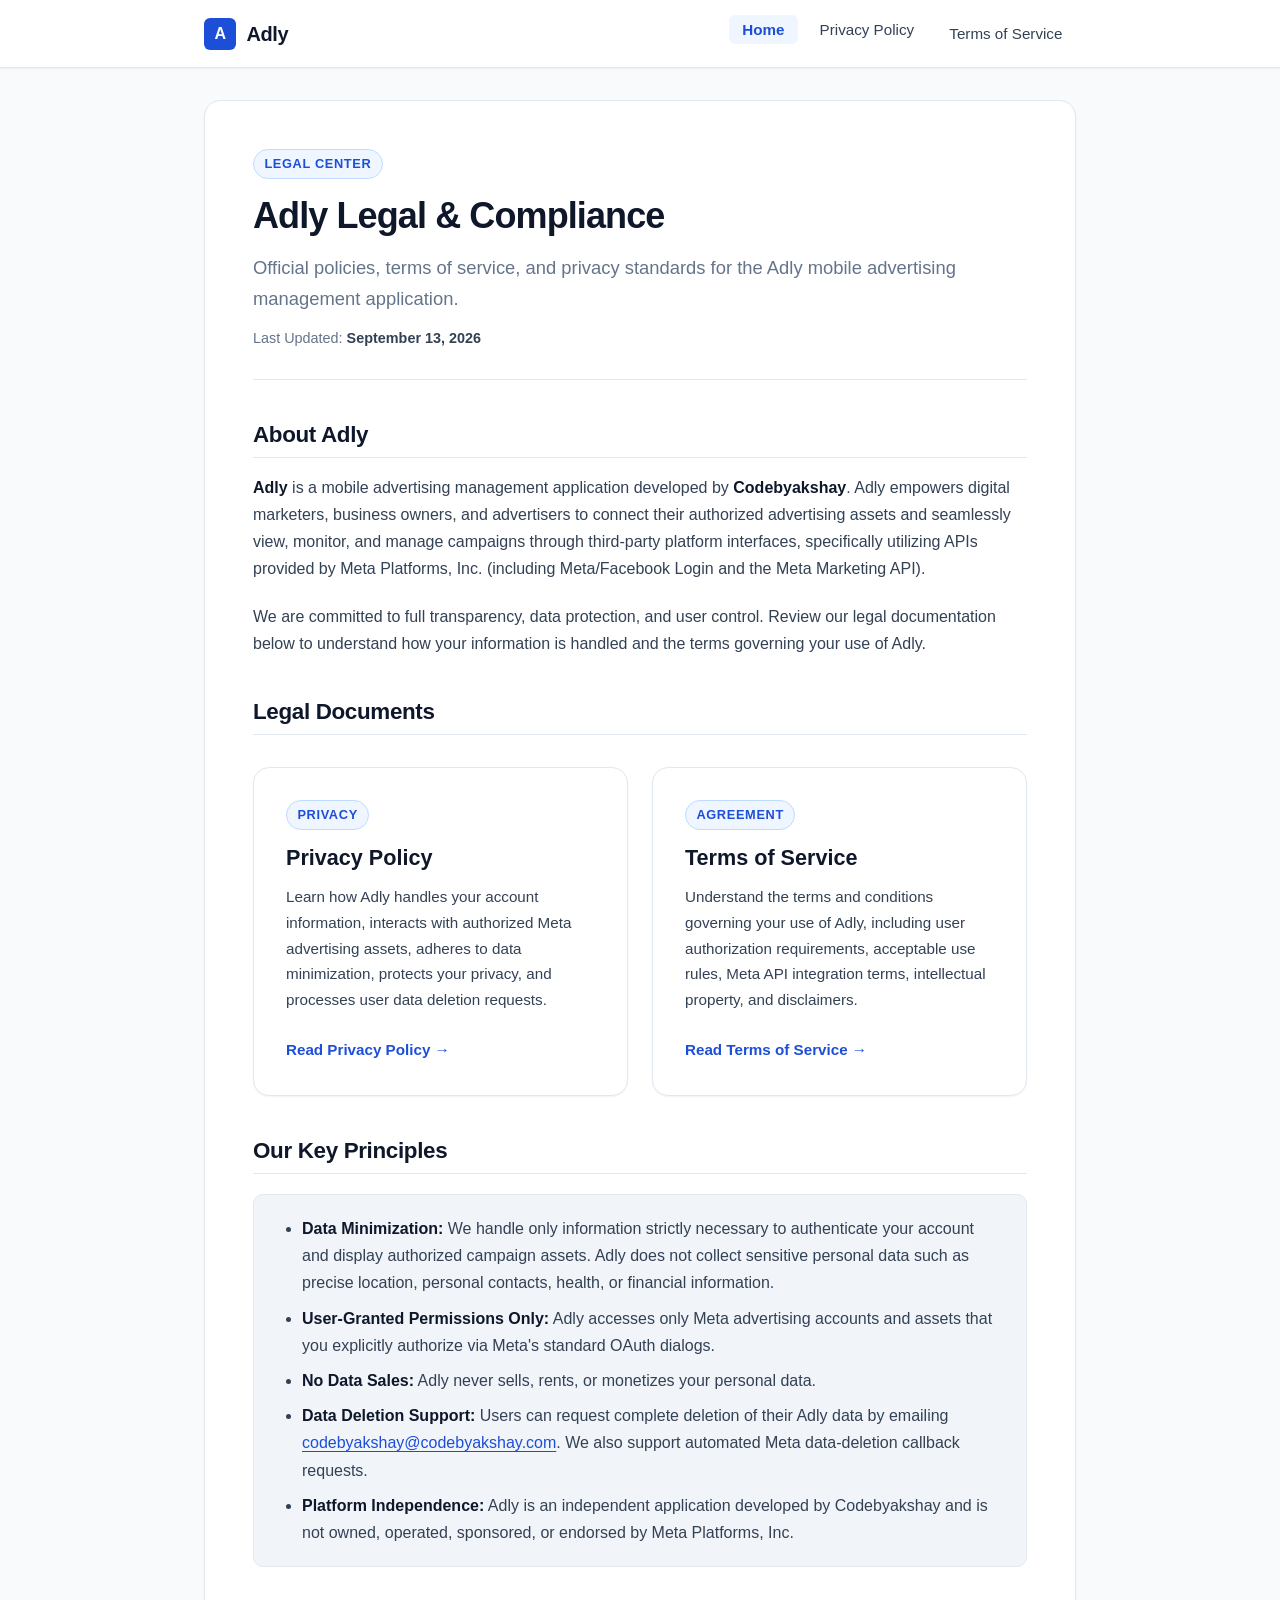
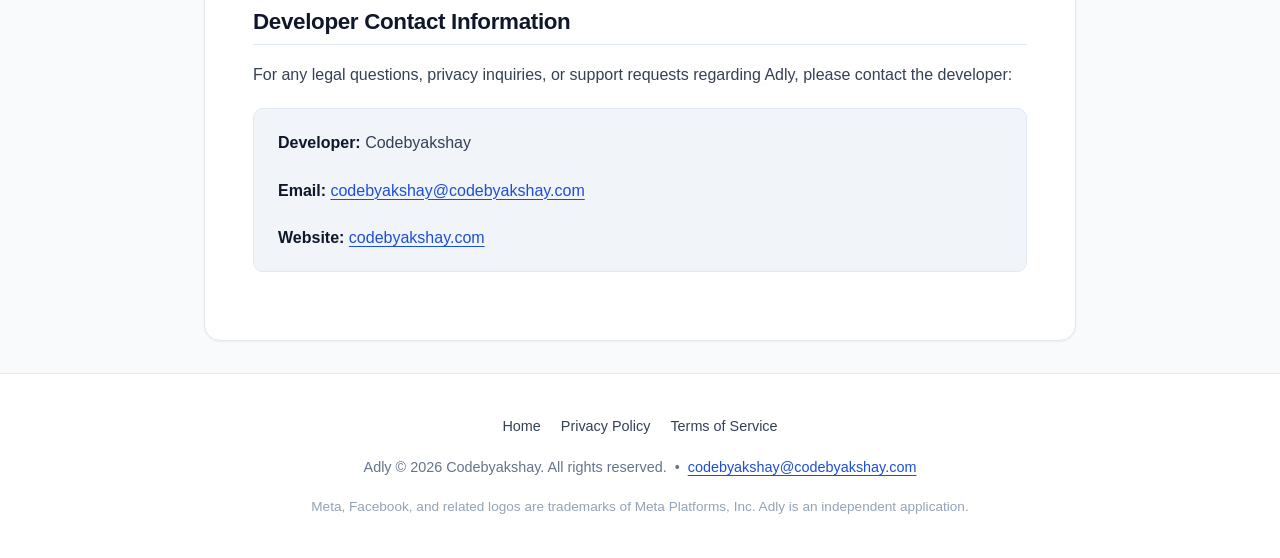
<file: index.html>
<!DOCTYPE html>
<html lang="en">
<head>
  <meta charset="UTF-8">
  <meta name="viewport" content="width=device-width, initial-scale=1.0">
  <meta name="description" content="Official legal documentation, privacy policy, and terms of service for Adly, a mobile advertising management application developed by Codebyakshay.">
  <title>Adly &mdash; Legal &amp; Compliance Center</title>
  <link rel="stylesheet" href="./styles.css">
</head>
<body>

  <!-- Site Header & Navigation -->
  <header class="site-header">
    <div class="header-container">
      <a href="./index.html" class="brand-link">
        <span class="brand-logo-badge" aria-hidden="true">A</span>
        <span>Adly</span>
      </a>
      <nav aria-label="Main Navigation">
        <ul class="nav-links">
          <li><a href="./index.html" class="nav-link active" aria-current="page">Home</a></li>
          <li><a href="./privacy-policy.html" class="nav-link">Privacy Policy</a></li>
          <li><a href="./terms.html" class="nav-link">Terms of Service</a></li>
        </ul>
      </nav>
    </div>
  </header>

  <!-- Main Content Wrapper -->
  <main class="main-wrapper">
    <div class="document-card">

      <!-- Document Header -->
      <header class="document-header">
        <span class="document-badge">Legal Center</span>
        <h1>Adly Legal &amp; Compliance</h1>
        <p class="document-subtitle">
          Official policies, terms of service, and privacy standards for the Adly mobile advertising management application.
        </p>
        <div class="effective-date">
          Last Updated: <strong>September 13, 2026</strong>
        </div>
      </header>

      <!-- About the Application -->
      <section class="legal-section" aria-labelledby="about-adly">
        <h2 id="about-adly">About Adly</h2>
        <p>
          <strong>Adly</strong> is a mobile advertising management application developed by <strong>Codebyakshay</strong>. Adly empowers digital marketers, business owners, and advertisers to connect their authorized advertising assets and seamlessly view, monitor, and manage campaigns through third-party platform interfaces, specifically utilizing APIs provided by Meta Platforms, Inc. (including Meta/Facebook Login and the Meta Marketing API).
        </p>
        <p>
          We are committed to full transparency, data protection, and user control. Review our legal documentation below to understand how your information is handled and the terms governing your use of Adly.
        </p>
      </section>

      <!-- Legal Documents Grid -->
      <section class="legal-section" aria-labelledby="documents-heading">
        <h2 id="documents-heading">Legal Documents</h2>
        
        <div class="portal-grid">
          <!-- Privacy Policy Card -->
          <a href="./privacy-policy.html" class="portal-card">
            <div>
              <span class="document-badge">Privacy</span>
              <h3>Privacy Policy</h3>
              <p>
                Learn how Adly handles your account information, interacts with authorized Meta advertising assets, adheres to data minimization, protects your privacy, and processes user data deletion requests.
              </p>
            </div>
            <span class="card-cta">
              Read Privacy Policy &rarr;
            </span>
          </a>

          <!-- Terms of Service Card -->
          <a href="./terms.html" class="portal-card">
            <div>
              <span class="document-badge">Agreement</span>
              <h3>Terms of Service</h3>
              <p>
                Understand the terms and conditions governing your use of Adly, including user authorization requirements, acceptable use rules, Meta API integration terms, intellectual property, and disclaimers.
              </p>
            </div>
            <span class="card-cta">
              Read Terms of Service &rarr;
            </span>
          </a>
        </div>
      </section>

      <!-- Key Commitments & Data Principles -->
      <section class="legal-section" aria-labelledby="principles-heading">
        <h2 id="principles-heading">Our Key Principles</h2>
        <div class="info-box">
          <ul>
            <li><strong>Data Minimization:</strong> We handle only information strictly necessary to authenticate your account and display authorized campaign assets. Adly does not collect sensitive personal data such as precise location, personal contacts, health, or financial information.</li>
            <li><strong>User-Granted Permissions Only:</strong> Adly accesses only Meta advertising accounts and assets that you explicitly authorize via Meta's standard OAuth dialogs.</li>
            <li><strong>No Data Sales:</strong> Adly never sells, rents, or monetizes your personal data.</li>
            <li><strong>Data Deletion Support:</strong> Users can request complete deletion of their Adly data by emailing <a href="mailto:codebyakshay@codebyakshay.com">codebyakshay@codebyakshay.com</a>. We also support automated Meta data-deletion callback requests.</li>
            <li><strong>Platform Independence:</strong> Adly is an independent application developed by Codebyakshay and is not owned, operated, sponsored, or endorsed by Meta Platforms, Inc.</li>
          </ul>
        </div>
      </section>

      <!-- Contact & Developer Details -->
      <section class="legal-section" aria-labelledby="contact-heading">
        <h2 id="contact-heading">Developer Contact Information</h2>
        <p>
          For any legal questions, privacy inquiries, or support requests regarding Adly, please contact the developer:
        </p>
        <div class="info-box">
          <p><strong>Developer:</strong> Codebyakshay</p>
          <p><strong>Email:</strong> <a href="mailto:codebyakshay@codebyakshay.com">codebyakshay@codebyakshay.com</a></p>
          <p><strong>Website:</strong> <a href="https://codebyakshay.com" target="_blank" rel="noopener noreferrer">codebyakshay.com</a></p>
        </div>
      </section>

    </div>
  </main>

  <!-- Site Footer -->
  <footer class="site-footer">
    <div class="footer-container">
      <nav class="footer-nav" aria-label="Footer Navigation">
        <a href="./index.html">Home</a>
        <a href="./privacy-policy.html">Privacy Policy</a>
        <a href="./terms.html">Terms of Service</a>
      </nav>
      <div class="footer-contact">
        <span>Adly &copy; 2026 Codebyakshay. All rights reserved.</span>
        <span>&bull;</span>
        <a href="mailto:codebyakshay@codebyakshay.com">codebyakshay@codebyakshay.com</a>
      </div>
      <p class="footer-credits">
        Meta, Facebook, and related logos are trademarks of Meta Platforms, Inc. Adly is an independent application.
      </p>
    </div>
  </footer>

</body>
</html>
</file>
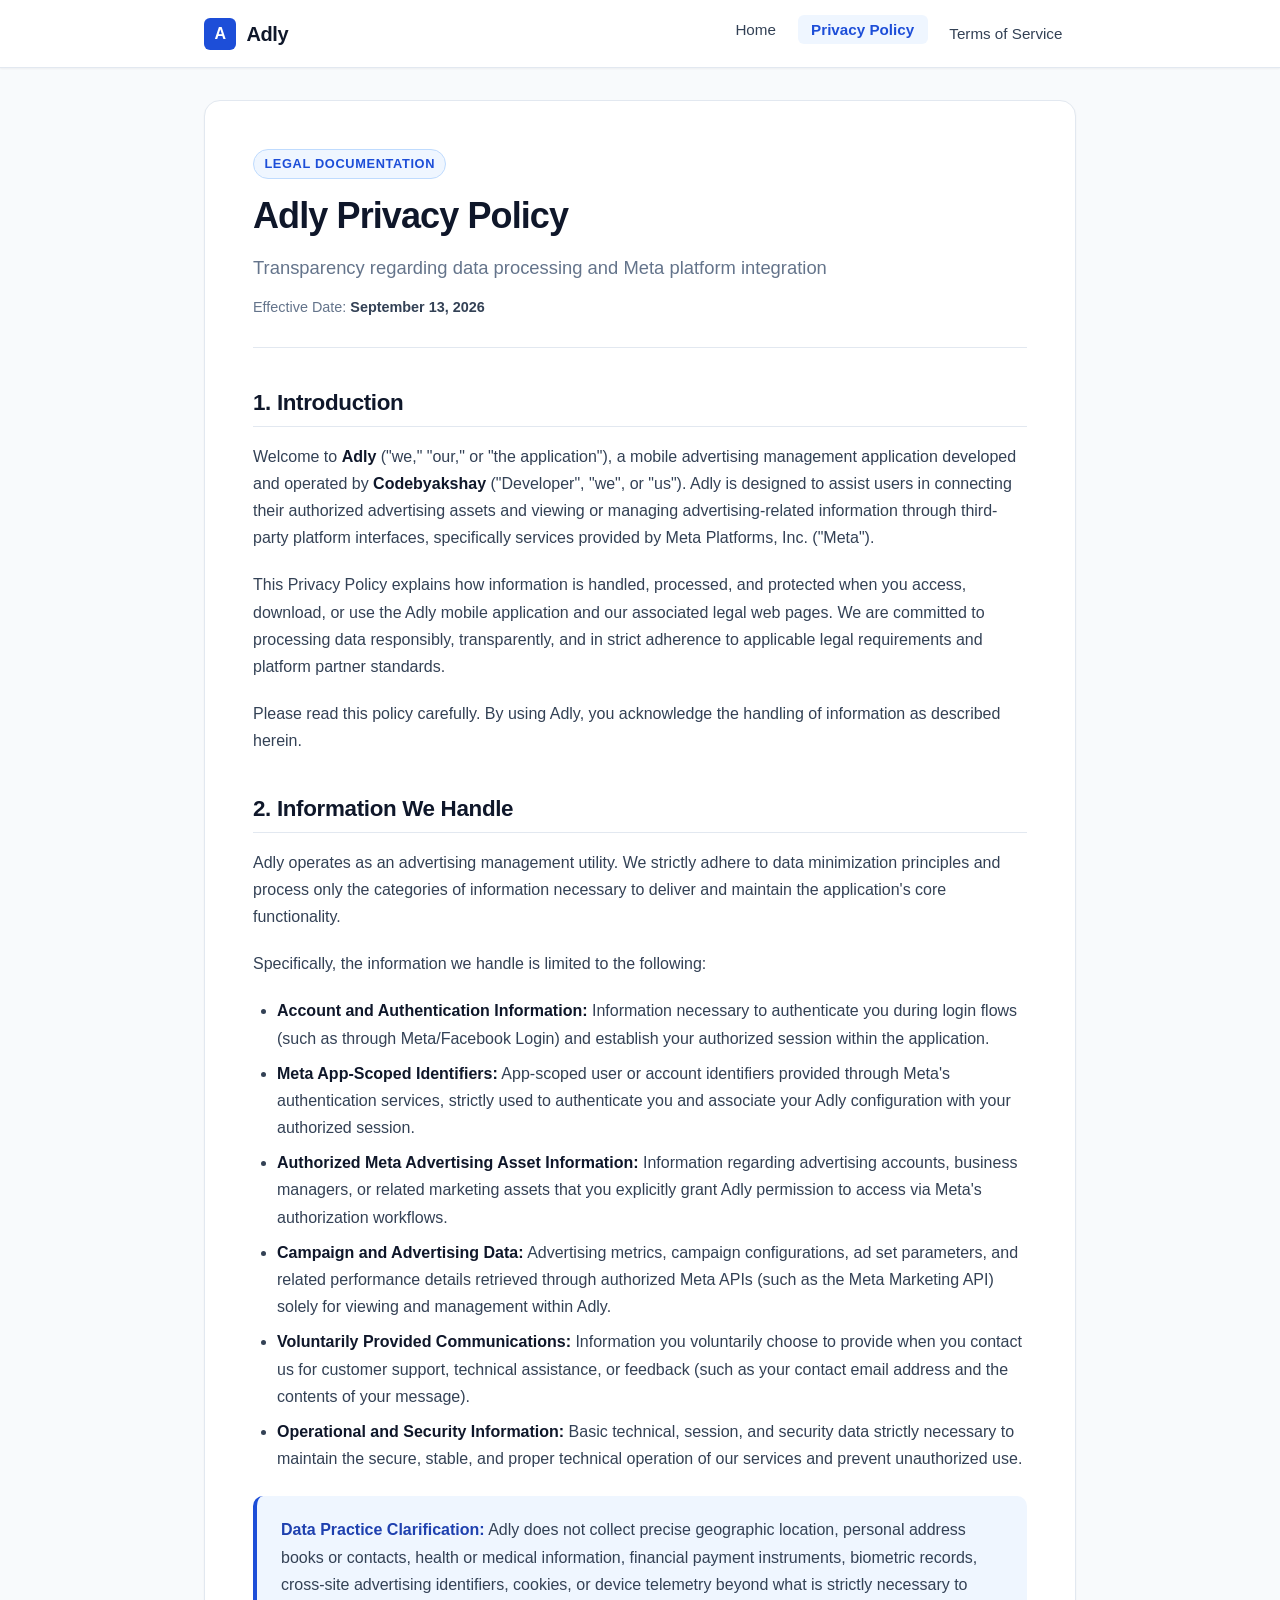
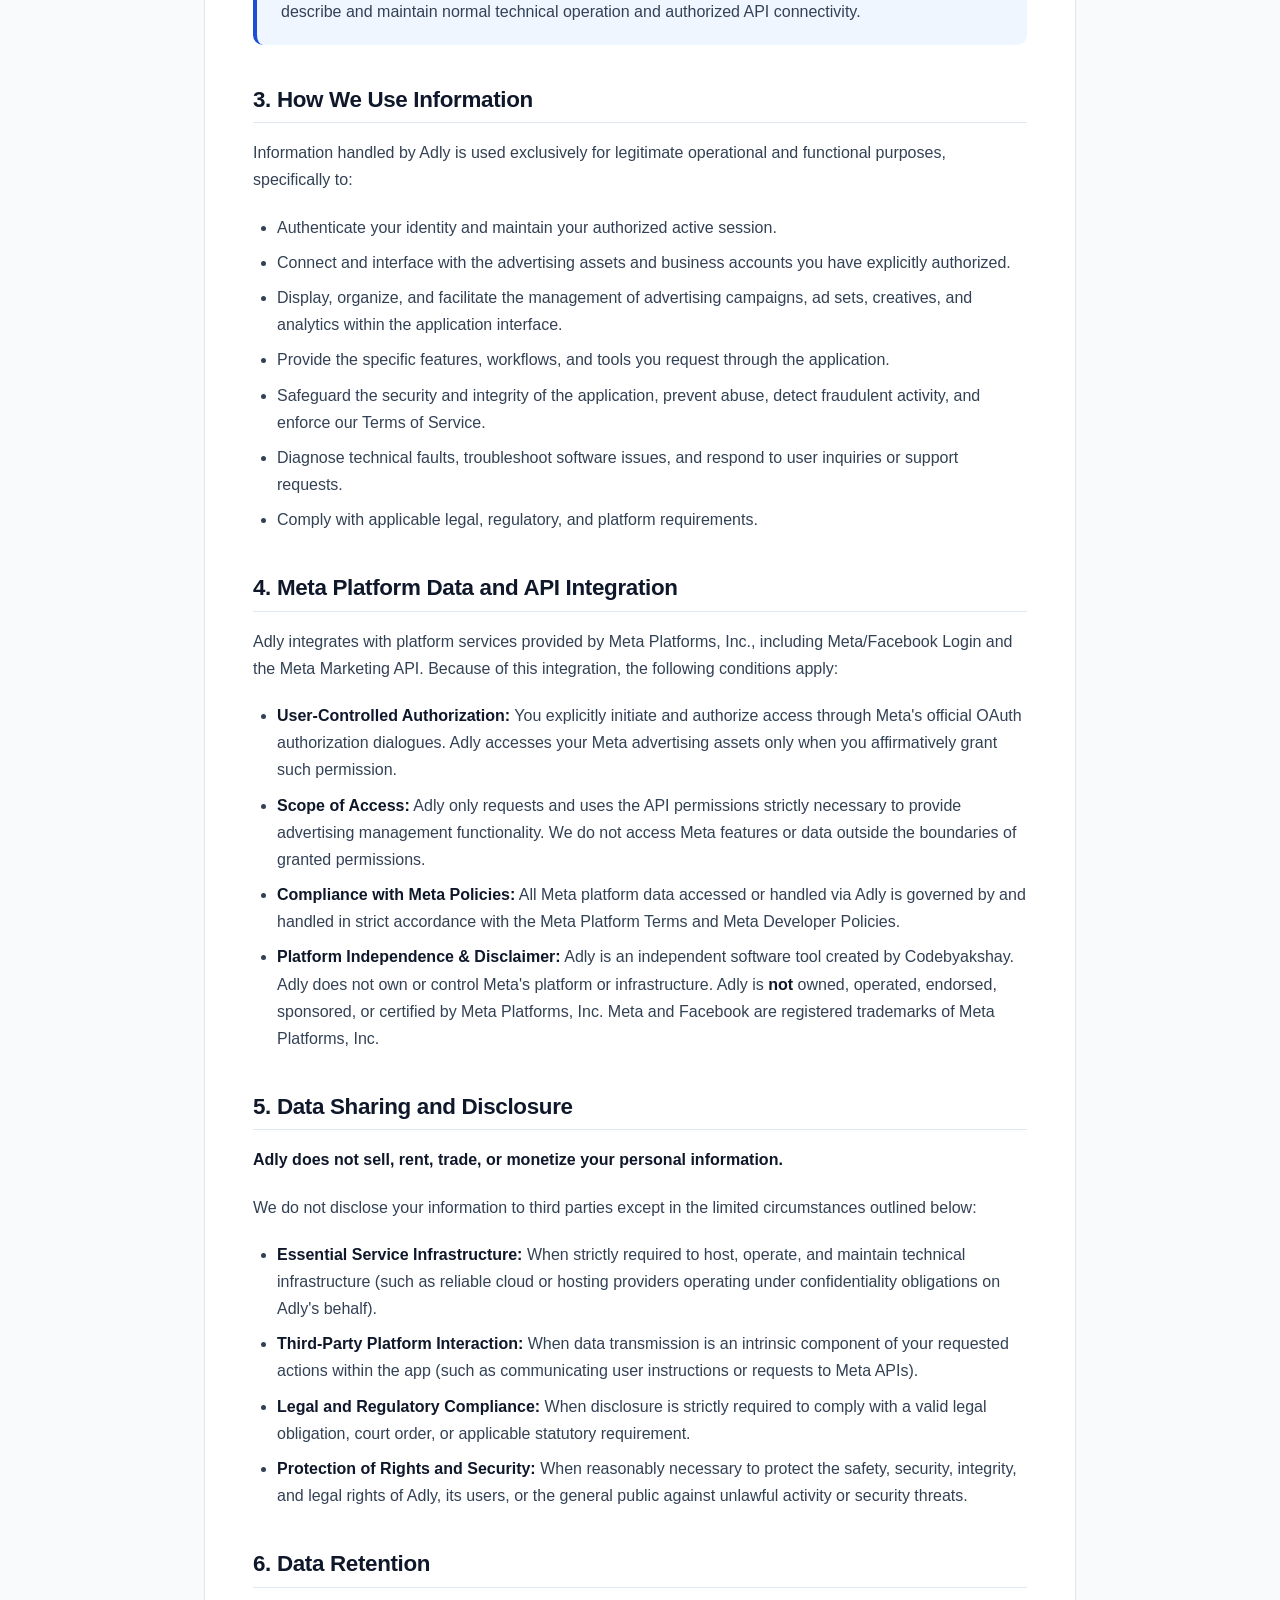
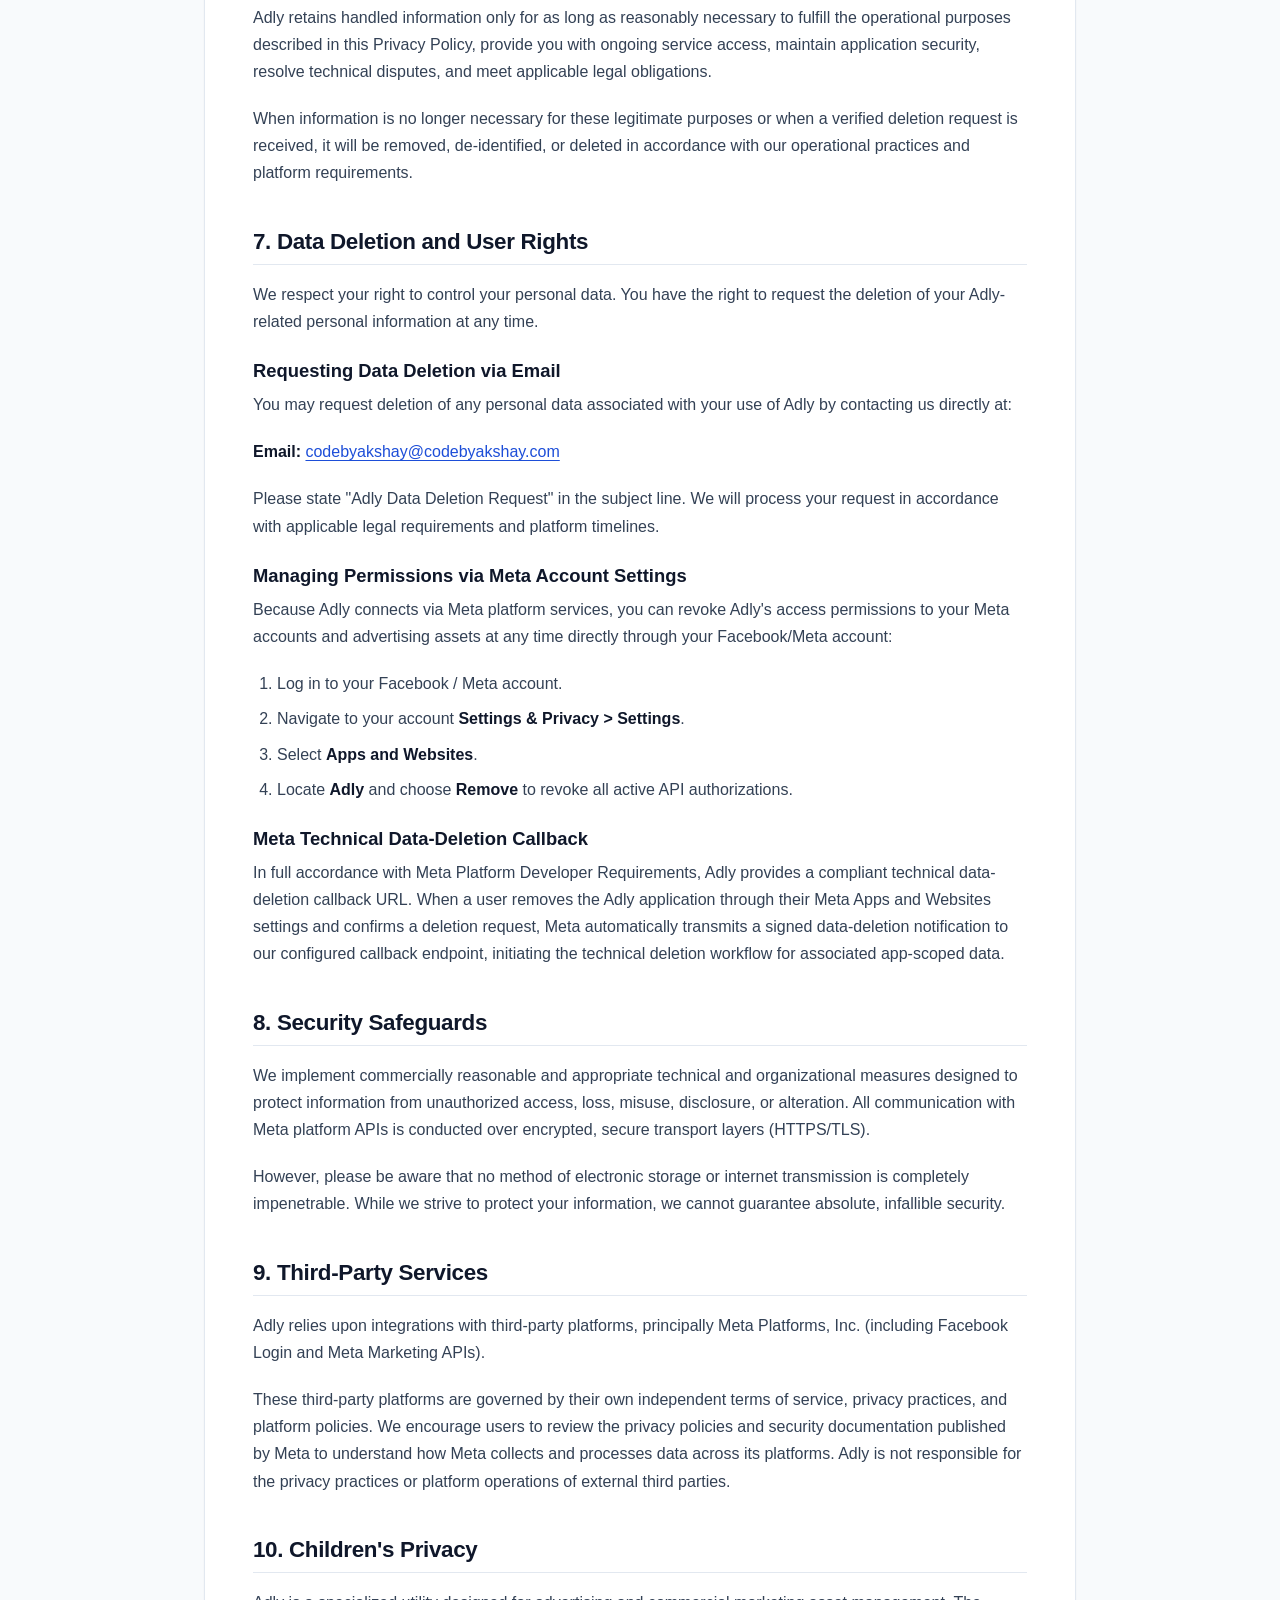
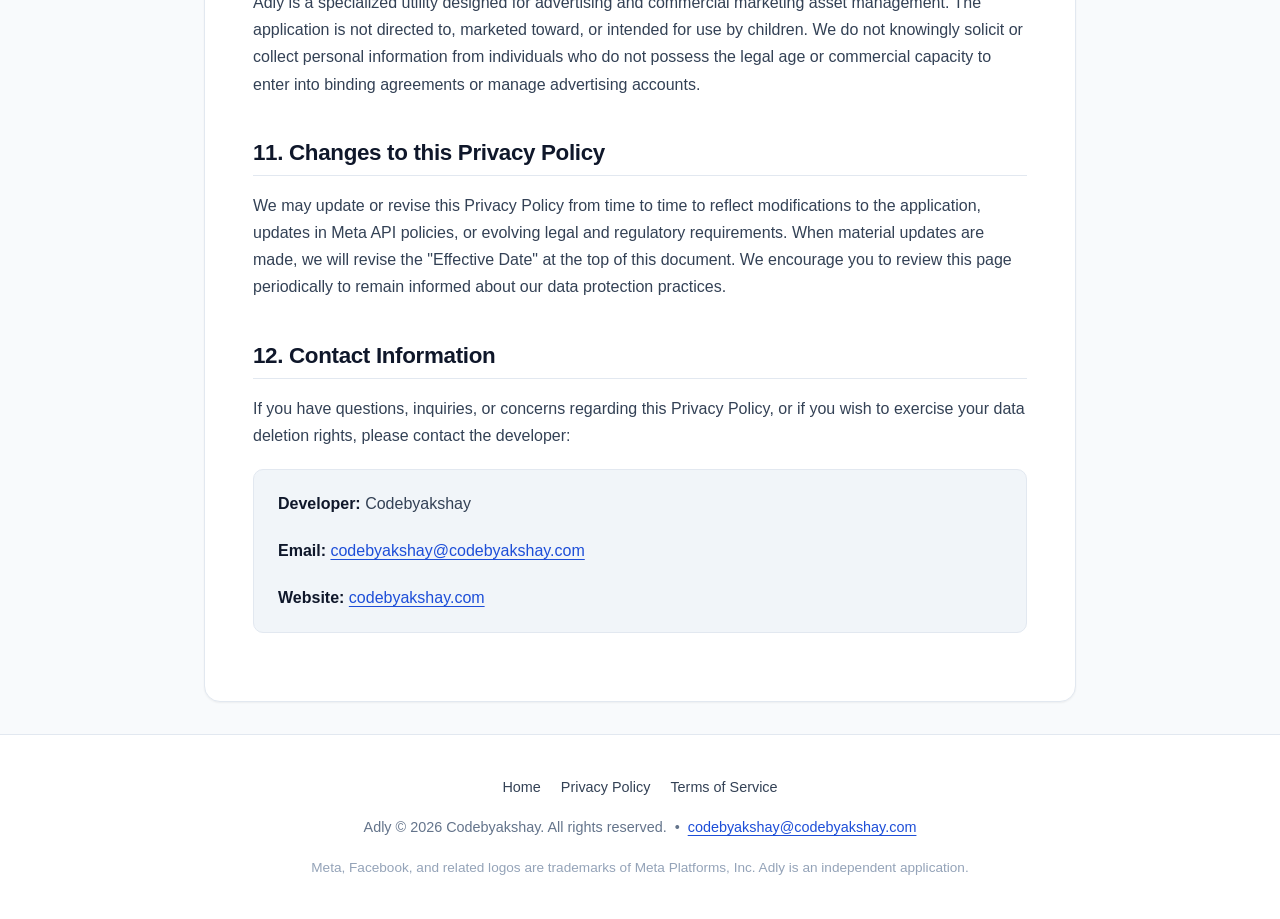
<file: privacy-policy.html>
<!DOCTYPE html>
<html lang="en">
<head>
  <meta charset="UTF-8">
  <meta name="viewport" content="width=device-width, initial-scale=1.0">
  <meta name="description" content="Privacy Policy for Adly, a mobile advertising management application developed by Codebyakshay.">
  <title>Adly Privacy Policy</title>
  <link rel="stylesheet" href="./styles.css">
</head>
<body>

  <!-- Site Header & Navigation -->
  <header class="site-header">
    <div class="header-container">
      <a href="./index.html" class="brand-link">
        <span class="brand-logo-badge" aria-hidden="true">A</span>
        <span>Adly</span>
      </a>
      <nav aria-label="Main Navigation">
        <ul class="nav-links">
          <li><a href="./index.html" class="nav-link">Home</a></li>
          <li><a href="./privacy-policy.html" class="nav-link active" aria-current="page">Privacy Policy</a></li>
          <li><a href="./terms.html" class="nav-link">Terms of Service</a></li>
        </ul>
      </nav>
    </div>
  </header>

  <!-- Main Content Wrapper -->
  <main class="main-wrapper">
    <article class="document-card">

      <!-- Document Header -->
      <header class="document-header">
        <span class="document-badge">Legal Documentation</span>
        <h1>Adly Privacy Policy</h1>
        <p class="document-subtitle">Transparency regarding data processing and Meta platform integration</p>
        <div class="effective-date">
          Effective Date: <strong>September 13, 2026</strong>
        </div>
      </header>

      <!-- 1. Introduction -->
      <section class="legal-section" aria-labelledby="section-introduction">
        <h2 id="section-introduction">1. Introduction</h2>
        <p>
          Welcome to <strong>Adly</strong> ("we," "our," or "the application"), a mobile advertising management application developed and operated by <strong>Codebyakshay</strong> ("Developer", "we", or "us"). Adly is designed to assist users in connecting their authorized advertising assets and viewing or managing advertising-related information through third-party platform interfaces, specifically services provided by Meta Platforms, Inc. ("Meta").
        </p>
        <p>
          This Privacy Policy explains how information is handled, processed, and protected when you access, download, or use the Adly mobile application and our associated legal web pages. We are committed to processing data responsibly, transparently, and in strict adherence to applicable legal requirements and platform partner standards.
        </p>
        <p>
          Please read this policy carefully. By using Adly, you acknowledge the handling of information as described herein.
        </p>
      </section>

      <!-- 2. Information We Handle -->
      <section class="legal-section" aria-labelledby="section-information">
        <h2 id="section-information">2. Information We Handle</h2>
        <p>
          Adly operates as an advertising management utility. We strictly adhere to data minimization principles and process only the categories of information necessary to deliver and maintain the application's core functionality.
        </p>
        <p>
          Specifically, the information we handle is limited to the following:
        </p>
        <ul>
          <li>
            <strong>Account and Authentication Information:</strong> Information necessary to authenticate you during login flows (such as through Meta/Facebook Login) and establish your authorized session within the application.
          </li>
          <li>
            <strong>Meta App-Scoped Identifiers:</strong> App-scoped user or account identifiers provided through Meta's authentication services, strictly used to authenticate you and associate your Adly configuration with your authorized session.
          </li>
          <li>
            <strong>Authorized Meta Advertising Asset Information:</strong> Information regarding advertising accounts, business managers, or related marketing assets that you explicitly grant Adly permission to access via Meta's authorization workflows.
          </li>
          <li>
            <strong>Campaign and Advertising Data:</strong> Advertising metrics, campaign configurations, ad set parameters, and related performance details retrieved through authorized Meta APIs (such as the Meta Marketing API) solely for viewing and management within Adly.
          </li>
          <li>
            <strong>Voluntarily Provided Communications:</strong> Information you voluntarily choose to provide when you contact us for customer support, technical assistance, or feedback (such as your contact email address and the contents of your message).
          </li>
          <li>
            <strong>Operational and Security Information:</strong> Basic technical, session, and security data strictly necessary to maintain the secure, stable, and proper technical operation of our services and prevent unauthorized use.
          </li>
        </ul>

        <div class="callout callout-info">
          <p>
            <strong>Data Practice Clarification:</strong> Adly does not collect precise geographic location, personal address books or contacts, health or medical information, financial payment instruments, biometric records, cross-site advertising identifiers, cookies, or device telemetry beyond what is strictly necessary to describe and maintain normal technical operation and authorized API connectivity.
          </p>
        </div>
      </section>

      <!-- 3. How We Use Information -->
      <section class="legal-section" aria-labelledby="section-usage">
        <h2 id="section-usage">3. How We Use Information</h2>
        <p>
          Information handled by Adly is used exclusively for legitimate operational and functional purposes, specifically to:
        </p>
        <ul>
          <li>Authenticate your identity and maintain your authorized active session.</li>
          <li>Connect and interface with the advertising assets and business accounts you have explicitly authorized.</li>
          <li>Display, organize, and facilitate the management of advertising campaigns, ad sets, creatives, and analytics within the application interface.</li>
          <li>Provide the specific features, workflows, and tools you request through the application.</li>
          <li>Safeguard the security and integrity of the application, prevent abuse, detect fraudulent activity, and enforce our Terms of Service.</li>
          <li>Diagnose technical faults, troubleshoot software issues, and respond to user inquiries or support requests.</li>
          <li>Comply with applicable legal, regulatory, and platform requirements.</li>
        </ul>
      </section>

      <!-- 4. Meta Platform Data & API Integration -->
      <section class="legal-section" aria-labelledby="section-meta-platform">
        <h2 id="section-meta-platform">4. Meta Platform Data and API Integration</h2>
        <p>
          Adly integrates with platform services provided by Meta Platforms, Inc., including Meta/Facebook Login and the Meta Marketing API. Because of this integration, the following conditions apply:
        </p>
        <ul>
          <li>
            <strong>User-Controlled Authorization:</strong> You explicitly initiate and authorize access through Meta's official OAuth authorization dialogues. Adly accesses your Meta advertising assets only when you affirmatively grant such permission.
          </li>
          <li>
            <strong>Scope of Access:</strong> Adly only requests and uses the API permissions strictly necessary to provide advertising management functionality. We do not access Meta features or data outside the boundaries of granted permissions.
          </li>
          <li>
            <strong>Compliance with Meta Policies:</strong> All Meta platform data accessed or handled via Adly is governed by and handled in strict accordance with the Meta Platform Terms and Meta Developer Policies.
          </li>
          <li>
            <strong>Platform Independence & Disclaimer:</strong> Adly is an independent software tool created by Codebyakshay. Adly does not own or control Meta's platform or infrastructure. Adly is <strong>not</strong> owned, operated, endorsed, sponsored, or certified by Meta Platforms, Inc. Meta and Facebook are registered trademarks of Meta Platforms, Inc.
          </li>
        </ul>
      </section>

      <!-- 5. Data Sharing & Disclosures -->
      <section class="legal-section" aria-labelledby="section-sharing">
        <h2 id="section-sharing">5. Data Sharing and Disclosure</h2>
        <p>
          <strong>Adly does not sell, rent, trade, or monetize your personal information.</strong>
        </p>
        <p>
          We do not disclose your information to third parties except in the limited circumstances outlined below:
        </p>
        <ul>
          <li>
            <strong>Essential Service Infrastructure:</strong> When strictly required to host, operate, and maintain technical infrastructure (such as reliable cloud or hosting providers operating under confidentiality obligations on Adly's behalf).
          </li>
          <li>
            <strong>Third-Party Platform Interaction:</strong> When data transmission is an intrinsic component of your requested actions within the app (such as communicating user instructions or requests to Meta APIs).
          </li>
          <li>
            <strong>Legal and Regulatory Compliance:</strong> When disclosure is strictly required to comply with a valid legal obligation, court order, or applicable statutory requirement.
          </li>
          <li>
            <strong>Protection of Rights and Security:</strong> When reasonably necessary to protect the safety, security, integrity, and legal rights of Adly, its users, or the general public against unlawful activity or security threats.
          </li>
        </ul>
      </section>

      <!-- 6. Data Retention -->
      <section class="legal-section" aria-labelledby="section-retention">
        <h2 id="section-retention">6. Data Retention</h2>
        <p>
          Adly retains handled information only for as long as reasonably necessary to fulfill the operational purposes described in this Privacy Policy, provide you with ongoing service access, maintain application security, resolve technical disputes, and meet applicable legal obligations.
        </p>
        <p>
          When information is no longer necessary for these legitimate purposes or when a verified deletion request is received, it will be removed, de-identified, or deleted in accordance with our operational practices and platform requirements.
        </p>
      </section>

      <!-- 7. Data Deletion & User Rights -->
      <section class="legal-section" aria-labelledby="section-deletion">
        <h2 id="section-deletion">7. Data Deletion and User Rights</h2>
        <p>
          We respect your right to control your personal data. You have the right to request the deletion of your Adly-related personal information at any time.
        </p>

        <h3>Requesting Data Deletion via Email</h3>
        <p>
          You may request deletion of any personal data associated with your use of Adly by contacting us directly at:
        </p>
        <p>
          <strong>Email:</strong> <a href="mailto:codebyakshay@codebyakshay.com">codebyakshay@codebyakshay.com</a>
        </p>
        <p>
          Please state "Adly Data Deletion Request" in the subject line. We will process your request in accordance with applicable legal requirements and platform timelines.
        </p>

        <h3>Managing Permissions via Meta Account Settings</h3>
        <p>
          Because Adly connects via Meta platform services, you can revoke Adly's access permissions to your Meta accounts and advertising assets at any time directly through your Facebook/Meta account:
        </p>
        <ol>
          <li>Log in to your Facebook / Meta account.</li>
          <li>Navigate to your account <strong>Settings &amp; Privacy &gt; Settings</strong>.</li>
          <li>Select <strong>Apps and Websites</strong>.</li>
          <li>Locate <strong>Adly</strong> and choose <strong>Remove</strong> to revoke all active API authorizations.</li>
        </ol>

        <h3>Meta Technical Data-Deletion Callback</h3>
        <p>
          In full accordance with Meta Platform Developer Requirements, Adly provides a compliant technical data-deletion callback URL. When a user removes the Adly application through their Meta Apps and Websites settings and confirms a deletion request, Meta automatically transmits a signed data-deletion notification to our configured callback endpoint, initiating the technical deletion workflow for associated app-scoped data.
        </p>
      </section>

      <!-- 8. Security Safeguards -->
      <section class="legal-section" aria-labelledby="section-security">
        <h2 id="section-security">8. Security Safeguards</h2>
        <p>
          We implement commercially reasonable and appropriate technical and organizational measures designed to protect information from unauthorized access, loss, misuse, disclosure, or alteration. All communication with Meta platform APIs is conducted over encrypted, secure transport layers (HTTPS/TLS).
        </p>
        <p>
          However, please be aware that no method of electronic storage or internet transmission is completely impenetrable. While we strive to protect your information, we cannot guarantee absolute, infallible security.
        </p>
      </section>

      <!-- 9. Third-Party Services -->
      <section class="legal-section" aria-labelledby="section-third-parties">
        <h2 id="section-third-parties">9. Third-Party Services</h2>
        <p>
          Adly relies upon integrations with third-party platforms, principally Meta Platforms, Inc. (including Facebook Login and Meta Marketing APIs).
        </p>
        <p>
          These third-party platforms are governed by their own independent terms of service, privacy practices, and platform policies. We encourage users to review the privacy policies and security documentation published by Meta to understand how Meta collects and processes data across its platforms. Adly is not responsible for the privacy practices or platform operations of external third parties.
        </p>
      </section>

      <!-- 10. Children's Privacy -->
      <section class="legal-section" aria-labelledby="section-children">
        <h2 id="section-children">10. Children's Privacy</h2>
        <p>
          Adly is a specialized utility designed for advertising and commercial marketing asset management. The application is not directed to, marketed toward, or intended for use by children. We do not knowingly solicit or collect personal information from individuals who do not possess the legal age or commercial capacity to enter into binding agreements or manage advertising accounts.
        </p>
      </section>

      <!-- 11. Changes to this Policy -->
      <section class="legal-section" aria-labelledby="section-changes">
        <h2 id="section-changes">11. Changes to this Privacy Policy</h2>
        <p>
          We may update or revise this Privacy Policy from time to time to reflect modifications to the application, updates in Meta API policies, or evolving legal and regulatory requirements. When material updates are made, we will revise the "Effective Date" at the top of this document. We encourage you to review this page periodically to remain informed about our data protection practices.
        </p>
      </section>

      <!-- 12. Contact Information -->
      <section class="legal-section" aria-labelledby="section-contact">
        <h2 id="section-contact">12. Contact Information</h2>
        <p>
          If you have questions, inquiries, or concerns regarding this Privacy Policy, or if you wish to exercise your data deletion rights, please contact the developer:
        </p>
        <div class="info-box">
          <p><strong>Developer:</strong> Codebyakshay</p>
          <p><strong>Email:</strong> <a href="mailto:codebyakshay@codebyakshay.com">codebyakshay@codebyakshay.com</a></p>
          <p><strong>Website:</strong> <a href="https://codebyakshay.com" target="_blank" rel="noopener noreferrer">codebyakshay.com</a></p>
        </div>
      </section>

    </article>
  </main>

  <!-- Site Footer -->
  <footer class="site-footer">
    <div class="footer-container">
      <nav class="footer-nav" aria-label="Footer Navigation">
        <a href="./index.html">Home</a>
        <a href="./privacy-policy.html">Privacy Policy</a>
        <a href="./terms.html">Terms of Service</a>
      </nav>
      <div class="footer-contact">
        <span>Adly &copy; 2026 Codebyakshay. All rights reserved.</span>
        <span>&bull;</span>
        <a href="mailto:codebyakshay@codebyakshay.com">codebyakshay@codebyakshay.com</a>
      </div>
      <p class="footer-credits">
        Meta, Facebook, and related logos are trademarks of Meta Platforms, Inc. Adly is an independent application.
      </p>
    </div>
  </footer>

</body>
</html>
</file>
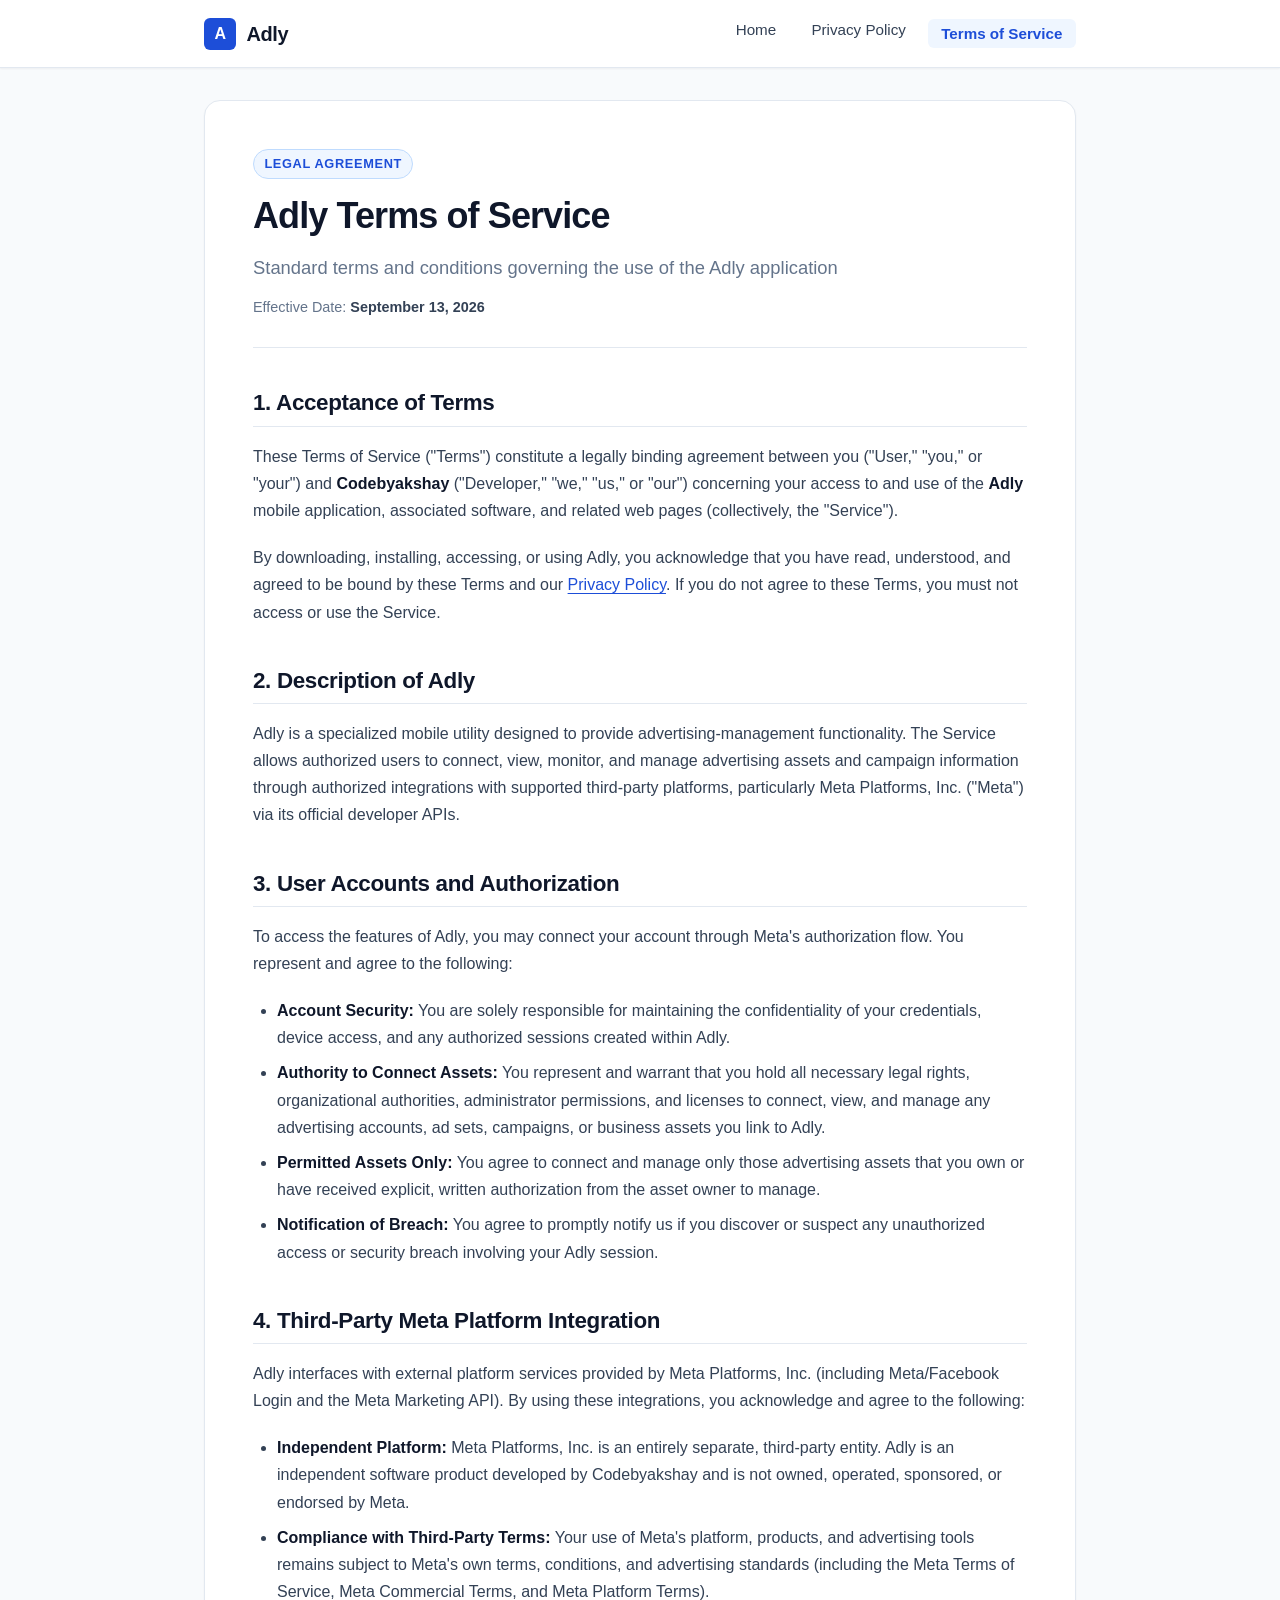
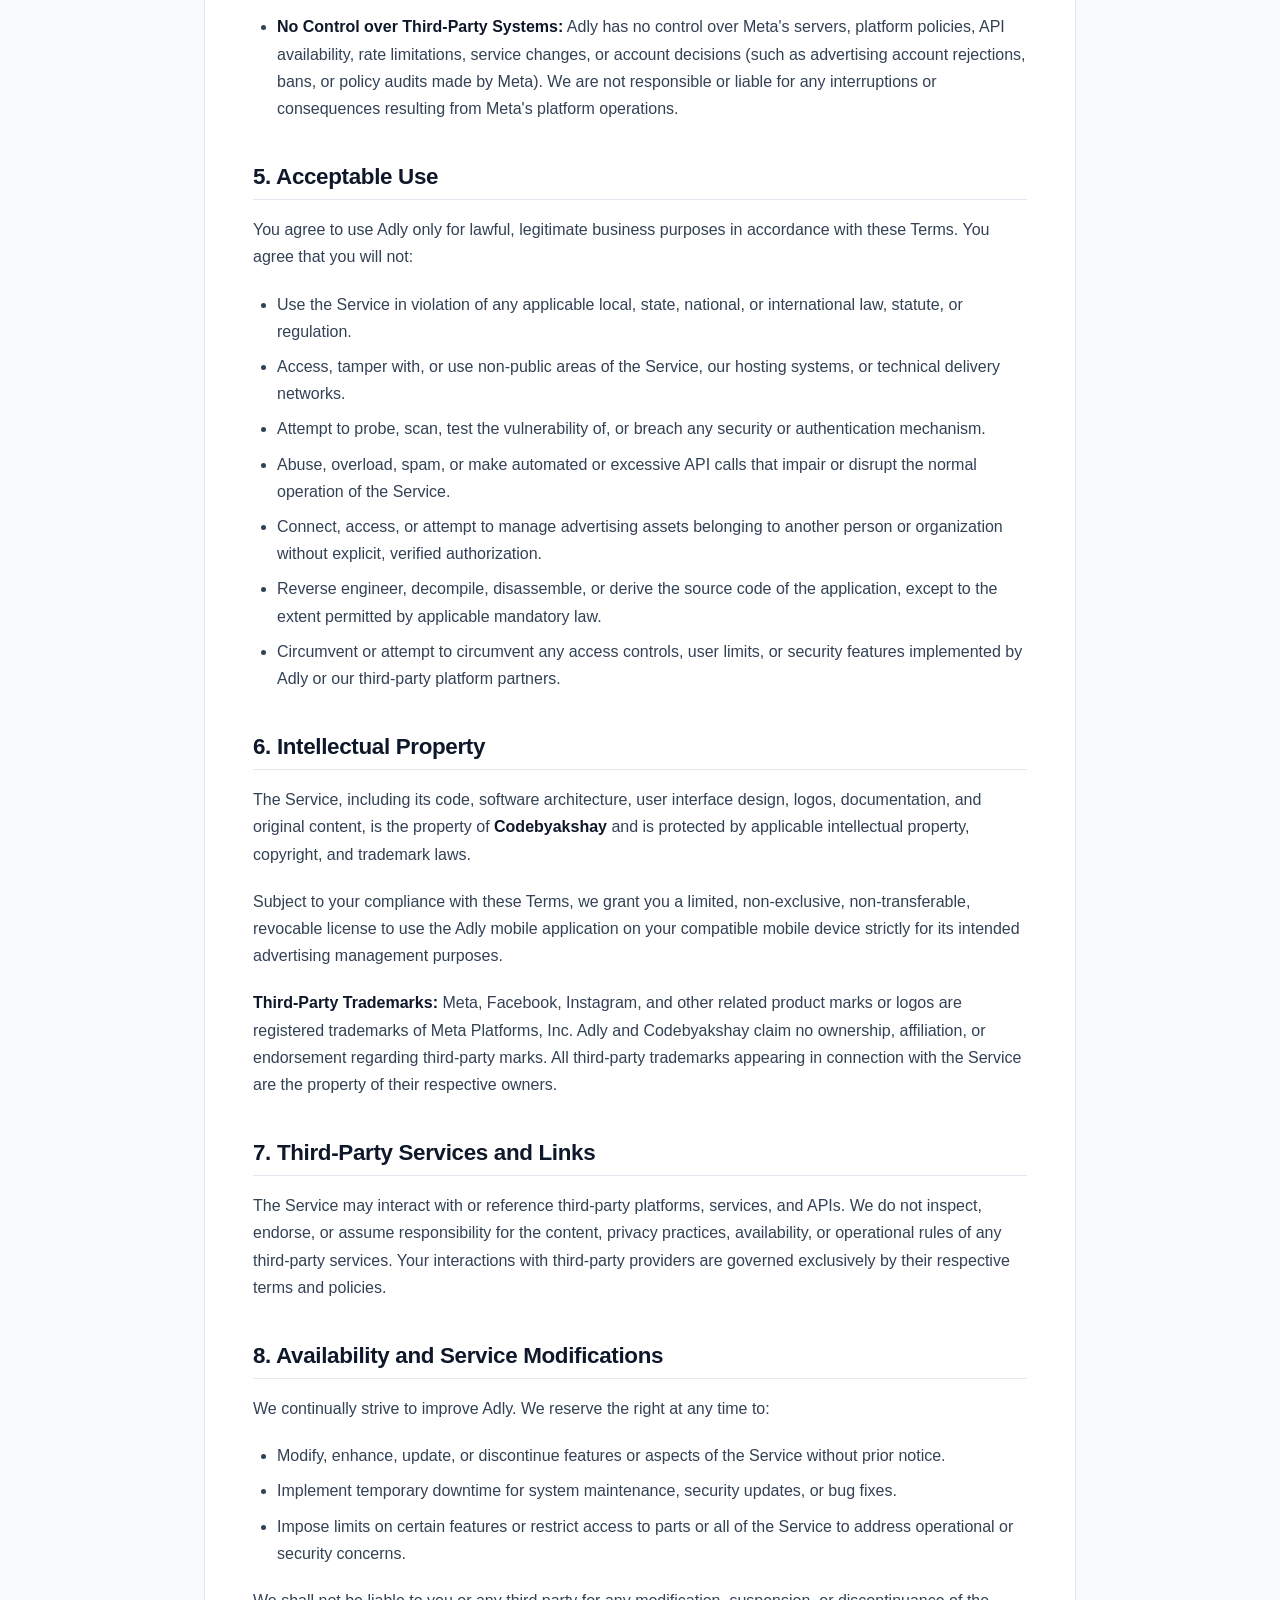
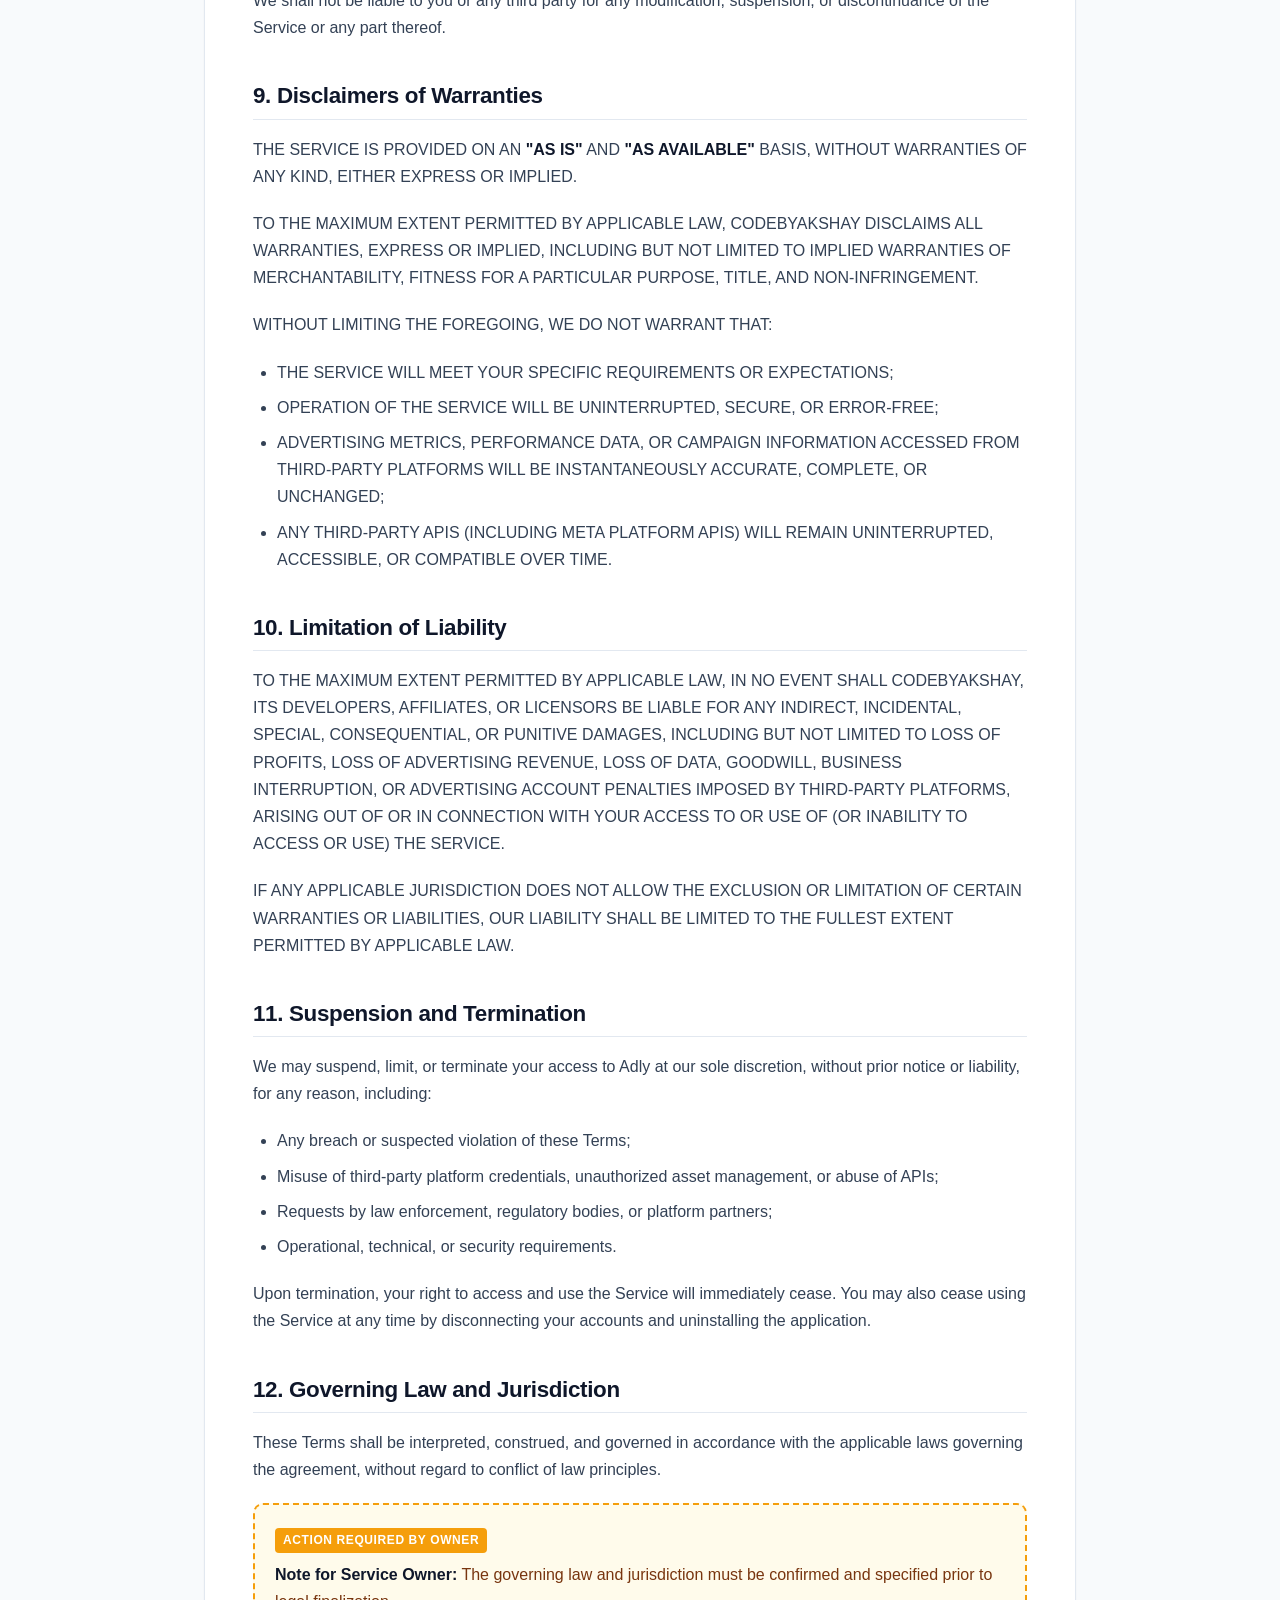
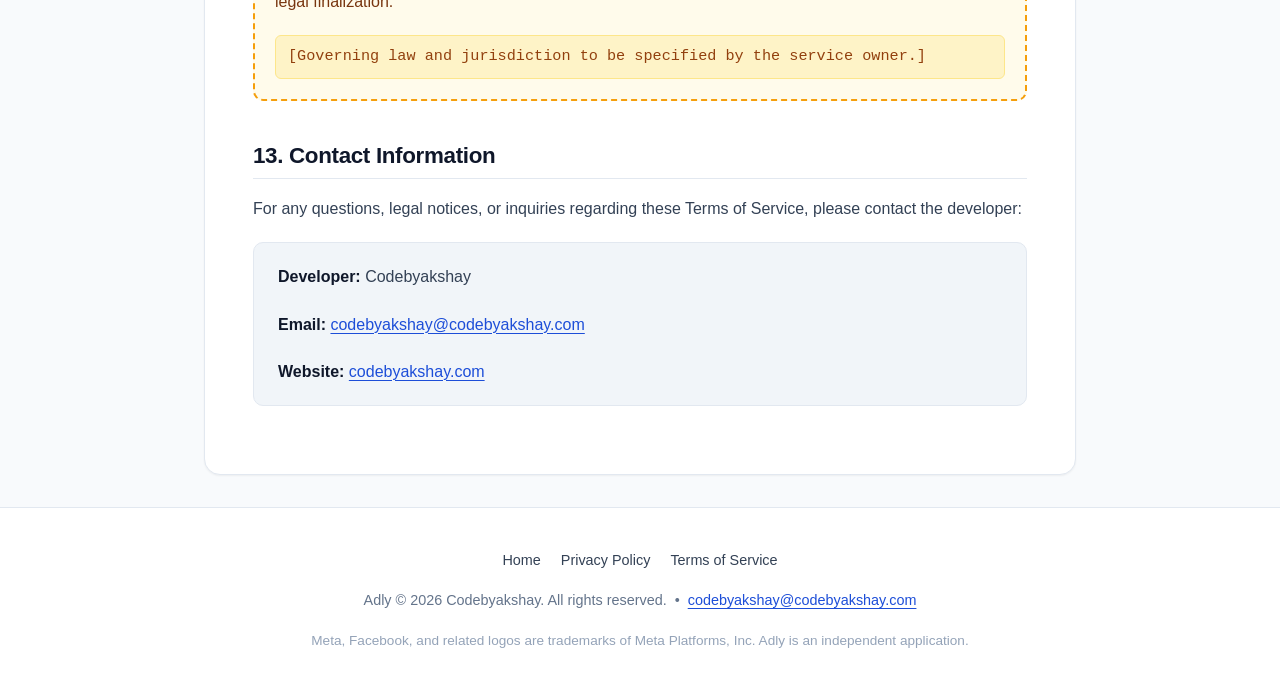
<file: terms.html>
<!DOCTYPE html>
<html lang="en">
<head>
  <meta charset="UTF-8">
  <meta name="viewport" content="width=device-width, initial-scale=1.0">
  <meta name="description" content="Terms of Service for Adly, a mobile advertising management application developed by Codebyakshay.">
  <title>Adly Terms of Service</title>
  <link rel="stylesheet" href="./styles.css">
</head>
<body>

  <!-- Site Header & Navigation -->
  <header class="site-header">
    <div class="header-container">
      <a href="./index.html" class="brand-link">
        <span class="brand-logo-badge" aria-hidden="true">A</span>
        <span>Adly</span>
      </a>
      <nav aria-label="Main Navigation">
        <ul class="nav-links">
          <li><a href="./index.html" class="nav-link">Home</a></li>
          <li><a href="./privacy-policy.html" class="nav-link">Privacy Policy</a></li>
          <li><a href="./terms.html" class="nav-link active" aria-current="page">Terms of Service</a></li>
        </ul>
      </nav>
    </div>
  </header>

  <!-- Main Content Wrapper -->
  <main class="main-wrapper">
    <article class="document-card">

      <!-- Document Header -->
      <header class="document-header">
        <span class="document-badge">Legal Agreement</span>
        <h1>Adly Terms of Service</h1>
        <p class="document-subtitle">Standard terms and conditions governing the use of the Adly application</p>
        <div class="effective-date">
          Effective Date: <strong>September 13, 2026</strong>
        </div>
      </header>

      <!-- 1. Acceptance of Terms -->
      <section class="legal-section" aria-labelledby="section-acceptance">
        <h2 id="section-acceptance">1. Acceptance of Terms</h2>
        <p>
          These Terms of Service ("Terms") constitute a legally binding agreement between you ("User," "you," or "your") and <strong>Codebyakshay</strong> ("Developer," "we," "us," or "our") concerning your access to and use of the <strong>Adly</strong> mobile application, associated software, and related web pages (collectively, the "Service").
        </p>
        <p>
          By downloading, installing, accessing, or using Adly, you acknowledge that you have read, understood, and agreed to be bound by these Terms and our <a href="./privacy-policy.html">Privacy Policy</a>. If you do not agree to these Terms, you must not access or use the Service.
        </p>
      </section>

      <!-- 2. Description of the Service -->
      <section class="legal-section" aria-labelledby="section-description">
        <h2 id="section-description">2. Description of Adly</h2>
        <p>
          Adly is a specialized mobile utility designed to provide advertising-management functionality. The Service allows authorized users to connect, view, monitor, and manage advertising assets and campaign information through authorized integrations with supported third-party platforms, particularly Meta Platforms, Inc. ("Meta") via its official developer APIs.
        </p>
      </section>

      <!-- 3. User Accounts and Authorization -->
      <section class="legal-section" aria-labelledby="section-accounts">
        <h2 id="section-accounts">3. User Accounts and Authorization</h2>
        <p>
          To access the features of Adly, you may connect your account through Meta's authorization flow. You represent and agree to the following:
        </p>
        <ul>
          <li>
            <strong>Account Security:</strong> You are solely responsible for maintaining the confidentiality of your credentials, device access, and any authorized sessions created within Adly.
          </li>
          <li>
            <strong>Authority to Connect Assets:</strong> You represent and warrant that you hold all necessary legal rights, organizational authorities, administrator permissions, and licenses to connect, view, and manage any advertising accounts, ad sets, campaigns, or business assets you link to Adly.
          </li>
          <li>
            <strong>Permitted Assets Only:</strong> You agree to connect and manage only those advertising assets that you own or have received explicit, written authorization from the asset owner to manage.
          </li>
          <li>
            <strong>Notification of Breach:</strong> You agree to promptly notify us if you discover or suspect any unauthorized access or security breach involving your Adly session.
          </li>
        </ul>
      </section>

      <!-- 4. Third-Party Meta Platform Integration -->
      <section class="legal-section" aria-labelledby="section-meta">
        <h2 id="section-meta">4. Third-Party Meta Platform Integration</h2>
        <p>
          Adly interfaces with external platform services provided by Meta Platforms, Inc. (including Meta/Facebook Login and the Meta Marketing API). By using these integrations, you acknowledge and agree to the following:
        </p>
        <ul>
          <li>
            <strong>Independent Platform:</strong> Meta Platforms, Inc. is an entirely separate, third-party entity. Adly is an independent software product developed by Codebyakshay and is not owned, operated, sponsored, or endorsed by Meta.
          </li>
          <li>
            <strong>Compliance with Third-Party Terms:</strong> Your use of Meta's platform, products, and advertising tools remains subject to Meta's own terms, conditions, and advertising standards (including the Meta Terms of Service, Meta Commercial Terms, and Meta Platform Terms).
          </li>
          <li>
            <strong>No Control over Third-Party Systems:</strong> Adly has no control over Meta's servers, platform policies, API availability, rate limitations, service changes, or account decisions (such as advertising account rejections, bans, or policy audits made by Meta). We are not responsible or liable for any interruptions or consequences resulting from Meta's platform operations.
          </li>
        </ul>
      </section>

      <!-- 5. Acceptable Use -->
      <section class="legal-section" aria-labelledby="section-acceptable-use">
        <h2 id="section-acceptable-use">5. Acceptable Use</h2>
        <p>
          You agree to use Adly only for lawful, legitimate business purposes in accordance with these Terms. You agree that you will not:
        </p>
        <ul>
          <li>Use the Service in violation of any applicable local, state, national, or international law, statute, or regulation.</li>
          <li>Access, tamper with, or use non-public areas of the Service, our hosting systems, or technical delivery networks.</li>
          <li>Attempt to probe, scan, test the vulnerability of, or breach any security or authentication mechanism.</li>
          <li>Abuse, overload, spam, or make automated or excessive API calls that impair or disrupt the normal operation of the Service.</li>
          <li>Connect, access, or attempt to manage advertising assets belonging to another person or organization without explicit, verified authorization.</li>
          <li>Reverse engineer, decompile, disassemble, or derive the source code of the application, except to the extent permitted by applicable mandatory law.</li>
          <li>Circumvent or attempt to circumvent any access controls, user limits, or security features implemented by Adly or our third-party platform partners.</li>
        </ul>
      </section>

      <!-- 6. Intellectual Property -->
      <section class="legal-section" aria-labelledby="section-ip">
        <h2 id="section-ip">6. Intellectual Property</h2>
        <p>
          The Service, including its code, software architecture, user interface design, logos, documentation, and original content, is the property of <strong>Codebyakshay</strong> and is protected by applicable intellectual property, copyright, and trademark laws.
        </p>
        <p>
          Subject to your compliance with these Terms, we grant you a limited, non-exclusive, non-transferable, revocable license to use the Adly mobile application on your compatible mobile device strictly for its intended advertising management purposes.
        </p>
        <p>
          <strong>Third-Party Trademarks:</strong> Meta, Facebook, Instagram, and other related product marks or logos are registered trademarks of Meta Platforms, Inc. Adly and Codebyakshay claim no ownership, affiliation, or endorsement regarding third-party marks. All third-party trademarks appearing in connection with the Service are the property of their respective owners.
        </p>
      </section>

      <!-- 7. Third-Party Services -->
      <section class="legal-section" aria-labelledby="section-third-parties">
        <h2 id="section-third-parties">7. Third-Party Services and Links</h2>
        <p>
          The Service may interact with or reference third-party platforms, services, and APIs. We do not inspect, endorse, or assume responsibility for the content, privacy practices, availability, or operational rules of any third-party services. Your interactions with third-party providers are governed exclusively by their respective terms and policies.
        </p>
      </section>

      <!-- 8. Availability and Service Modifications -->
      <section class="legal-section" aria-labelledby="section-availability">
        <h2 id="section-availability">8. Availability and Service Modifications</h2>
        <p>
          We continually strive to improve Adly. We reserve the right at any time to:
        </p>
        <ul>
          <li>Modify, enhance, update, or discontinue features or aspects of the Service without prior notice.</li>
          <li>Implement temporary downtime for system maintenance, security updates, or bug fixes.</li>
          <li>Impose limits on certain features or restrict access to parts or all of the Service to address operational or security concerns.</li>
        </ul>
        <p>
          We shall not be liable to you or any third party for any modification, suspension, or discontinuance of the Service or any part thereof.
        </p>
      </section>

      <!-- 9. Disclaimers of Warranties -->
      <section class="legal-section" aria-labelledby="section-disclaimers">
        <h2 id="section-disclaimers">9. Disclaimers of Warranties</h2>
        <p>
          THE SERVICE IS PROVIDED ON AN <strong>"AS IS"</strong> AND <strong>"AS AVAILABLE"</strong> BASIS, WITHOUT WARRANTIES OF ANY KIND, EITHER EXPRESS OR IMPLIED.
        </p>
        <p>
          TO THE MAXIMUM EXTENT PERMITTED BY APPLICABLE LAW, CODEBYAKSHAY DISCLAIMS ALL WARRANTIES, EXPRESS OR IMPLIED, INCLUDING BUT NOT LIMITED TO IMPLIED WARRANTIES OF MERCHANTABILITY, FITNESS FOR A PARTICULAR PURPOSE, TITLE, AND NON-INFRINGEMENT.
        </p>
        <p>
          WITHOUT LIMITING THE FOREGOING, WE DO NOT WARRANT THAT:
        </p>
        <ul>
          <li>THE SERVICE WILL MEET YOUR SPECIFIC REQUIREMENTS OR EXPECTATIONS;</li>
          <li>OPERATION OF THE SERVICE WILL BE UNINTERRUPTED, SECURE, OR ERROR-FREE;</li>
          <li>ADVERTISING METRICS, PERFORMANCE DATA, OR CAMPAIGN INFORMATION ACCESSED FROM THIRD-PARTY PLATFORMS WILL BE INSTANTANEOUSLY ACCURATE, COMPLETE, OR UNCHANGED;</li>
          <li>ANY THIRD-PARTY APIS (INCLUDING META PLATFORM APIS) WILL REMAIN UNINTERRUPTED, ACCESSIBLE, OR COMPATIBLE OVER TIME.</li>
        </ul>
      </section>

      <!-- 10. Limitation of Liability -->
      <section class="legal-section" aria-labelledby="section-liability">
        <h2 id="section-liability">10. Limitation of Liability</h2>
        <p>
          TO THE MAXIMUM EXTENT PERMITTED BY APPLICABLE LAW, IN NO EVENT SHALL CODEBYAKSHAY, ITS DEVELOPERS, AFFILIATES, OR LICENSORS BE LIABLE FOR ANY INDIRECT, INCIDENTAL, SPECIAL, CONSEQUENTIAL, OR PUNITIVE DAMAGES, INCLUDING BUT NOT LIMITED TO LOSS OF PROFITS, LOSS OF ADVERTISING REVENUE, LOSS OF DATA, GOODWILL, BUSINESS INTERRUPTION, OR ADVERTISING ACCOUNT PENALTIES IMPOSED BY THIRD-PARTY PLATFORMS, ARISING OUT OF OR IN CONNECTION WITH YOUR ACCESS TO OR USE OF (OR INABILITY TO ACCESS OR USE) THE SERVICE.
        </p>
        <p>
          IF ANY APPLICABLE JURISDICTION DOES NOT ALLOW THE EXCLUSION OR LIMITATION OF CERTAIN WARRANTIES OR LIABILITIES, OUR LIABILITY SHALL BE LIMITED TO THE FULLEST EXTENT PERMITTED BY APPLICABLE LAW.
        </p>
      </section>

      <!-- 11. Suspension and Termination -->
      <section class="legal-section" aria-labelledby="section-termination">
        <h2 id="section-termination">11. Suspension and Termination</h2>
        <p>
          We may suspend, limit, or terminate your access to Adly at our sole discretion, without prior notice or liability, for any reason, including:
        </p>
        <ul>
          <li>Any breach or suspected violation of these Terms;</li>
          <li>Misuse of third-party platform credentials, unauthorized asset management, or abuse of APIs;</li>
          <li>Requests by law enforcement, regulatory bodies, or platform partners;</li>
          <li>Operational, technical, or security requirements.</li>
        </ul>
        <p>
          Upon termination, your right to access and use the Service will immediately cease. You may also cease using the Service at any time by disconnecting your accounts and uninstalling the application.
        </p>
      </section>

      <!-- 12. Governing Law & Jurisdiction -->
      <section class="legal-section" aria-labelledby="section-governing-law">
        <h2 id="section-governing-law">12. Governing Law and Jurisdiction</h2>
        <p>
          These Terms shall be interpreted, construed, and governed in accordance with the applicable laws governing the agreement, without regard to conflict of law principles.
        </p>

        <!-- Prominently marked review placeholder -->
        <div class="placeholder-notice" role="note" aria-label="Action Required: Specify Governing Law">
          <span class="tag">Action Required by Owner</span>
          <p>
            <strong>Note for Service Owner:</strong> The governing law and jurisdiction must be confirmed and specified prior to legal finalization.
          </p>
          <code>[Governing law and jurisdiction to be specified by the service owner.]</code>
        </div>
      </section>

      <!-- 13. Contact Information -->
      <section class="legal-section" aria-labelledby="section-contact">
        <h2 id="section-contact">13. Contact Information</h2>
        <p>
          For any questions, legal notices, or inquiries regarding these Terms of Service, please contact the developer:
        </p>
        <div class="info-box">
          <p><strong>Developer:</strong> Codebyakshay</p>
          <p><strong>Email:</strong> <a href="mailto:codebyakshay@codebyakshay.com">codebyakshay@codebyakshay.com</a></p>
          <p><strong>Website:</strong> <a href="https://codebyakshay.com" target="_blank" rel="noopener noreferrer">codebyakshay.com</a></p>
        </div>
      </section>

    </article>
  </main>

  <!-- Site Footer -->
  <footer class="site-footer">
    <div class="footer-container">
      <nav class="footer-nav" aria-label="Footer Navigation">
        <a href="./index.html">Home</a>
        <a href="./privacy-policy.html">Privacy Policy</a>
        <a href="./terms.html">Terms of Service</a>
      </nav>
      <div class="footer-contact">
        <span>Adly &copy; 2026 Codebyakshay. All rights reserved.</span>
        <span>&bull;</span>
        <a href="mailto:codebyakshay@codebyakshay.com">codebyakshay@codebyakshay.com</a>
      </div>
      <p class="footer-credits">
        Meta, Facebook, and related logos are trademarks of Meta Platforms, Inc. Adly is an independent application.
      </p>
    </div>
  </footer>

</body>
</html>
</file>
<file: styles.css>
/* ==========================================================================
   Adly Legal Pages Stylesheet
   Pure CSS3 - Zero External Dependencies - Accessible & Responsive
   ========================================================================== */

:root {
  --color-bg: #f8fafc;
  --color-surface: #ffffff;
  --color-surface-subtle: #f1f5f9;
  --color-text-main: #0f172a;
  --color-text-body: #334155;
  --color-text-muted: #64748b;
  --color-text-subtle: #94a3b8;
  
  --color-primary: #1d4ed8;
  --color-primary-hover: #1e40af;
  --color-primary-light: #eff6ff;
  --color-primary-border: #bfdbfe;

  --color-border: #e2e8f0;
  --color-border-dark: #cbd5e1;

  --color-warning-bg: #fffbeb;
  --color-warning-border: #f59e0b;
  --color-warning-text: #92400e;

  --font-family-base: -apple-system, BlinkMacSystemFont, "Segoe UI", Roboto, Oxygen-Sans, Ubuntu, Cantarell, "Helvetica Neue", sans-serif;
  --font-family-mono: ui-monospace, SFMono-Regular, Menlo, Monaco, Consolas, "Liberation Mono", "Courier New", monospace;

  --max-width-content: 920px;
  --radius-sm: 6px;
  --radius-md: 10px;
  --radius-lg: 16px;
  
  --shadow-sm: 0 1px 2px 0 rgba(0, 0, 0, 0.05);
  --shadow-md: 0 4px 6px -1px rgba(0, 0, 0, 0.07), 0 2px 4px -2px rgba(0, 0, 0, 0.05);
  --shadow-lg: 0 10px 15px -3px rgba(0, 0, 0, 0.08), 0 4px 6px -4px rgba(0, 0, 0, 0.04);
}

/* Reset & Base Setup */
*, *::before, *::after {
  box-sizing: border-box;
  margin: 0;
  padding: 0;
}

html {
  font-size: 16px;
  scroll-behavior: smooth;
  -webkit-text-size-adjust: 100%;
}

body {
  font-family: var(--font-family-base);
  background-color: var(--color-bg);
  color: var(--color-text-body);
  line-height: 1.7;
  display: flex;
  flex-direction: column;
  min-height: 100vh;
  padding: 0;
  margin: 0;
}

/* Typography */
h1, h2, h3, h4 {
  color: var(--color-text-main);
  font-weight: 700;
  line-height: 1.3;
}

h1 {
  font-size: 2.25rem;
  letter-spacing: -0.025em;
  margin-bottom: 0.75rem;
}

h2 {
  font-size: 1.4rem;
  letter-spacing: -0.015em;
  margin-top: 2.5rem;
  margin-bottom: 1rem;
  padding-bottom: 0.5rem;
  border-bottom: 1px solid var(--color-border);
}

h3 {
  font-size: 1.15rem;
  margin-top: 1.5rem;
  margin-bottom: 0.5rem;
}

p {
  margin-bottom: 1.25rem;
}

p:last-child {
  margin-bottom: 0;
}

a {
  color: var(--color-primary);
  text-decoration: underline;
  text-decoration-thickness: 1px;
  text-underline-offset: 3px;
  transition: color 0.15s ease, text-decoration-color 0.15s ease;
}

a:hover, a:focus {
  color: var(--color-primary-hover);
  text-decoration-thickness: 2px;
}

strong {
  color: var(--color-text-main);
  font-weight: 600;
}

ul, ol {
  margin-bottom: 1.25rem;
  padding-left: 1.5rem;
}

li {
  margin-bottom: 0.5rem;
}

li:last-child {
  margin-bottom: 0;
}

/* Site Header & Navigation */
.site-header {
  background-color: var(--color-surface);
  border-bottom: 1px solid var(--color-border);
  position: sticky;
  top: 0;
  z-index: 50;
  box-shadow: var(--shadow-sm);
}

.header-container {
  max-width: var(--max-width-content);
  margin: 0 auto;
  padding: 1rem 1.5rem;
  display: flex;
  align-items: center;
  justify-content: space-between;
  flex-wrap: wrap;
  gap: 1rem;
}

.brand-link {
  display: inline-flex;
  align-items: center;
  gap: 0.65rem;
  text-decoration: none;
  color: var(--color-text-main);
  font-weight: 800;
  font-size: 1.25rem;
  letter-spacing: -0.02em;
}

.brand-logo-badge {
  display: inline-flex;
  align-items: center;
  justify-content: center;
  width: 2rem;
  height: 2rem;
  background-color: var(--color-primary);
  color: #ffffff;
  border-radius: var(--radius-sm);
  font-size: 1rem;
  font-weight: 800;
  line-height: 1;
}

.nav-links {
  display: flex;
  align-items: center;
  list-style: none;
  padding: 0;
  margin: 0;
  gap: 0.5rem;
  flex-wrap: wrap;
}

.nav-link {
  color: var(--color-text-body);
  text-decoration: none;
  font-size: 0.95rem;
  font-weight: 500;
  padding: 0.4rem 0.85rem;
  border-radius: var(--radius-sm);
  transition: background-color 0.15s ease, color 0.15s ease;
}

.nav-link:hover, .nav-link:focus {
  background-color: var(--color-surface-subtle);
  color: var(--color-text-main);
}

.nav-link.active {
  background-color: var(--color-primary-light);
  color: var(--color-primary);
  font-weight: 600;
}

/* Main Layout */
.main-wrapper {
  flex: 1;
  max-width: var(--max-width-content);
  width: 100%;
  margin: 2rem auto;
  padding: 0 1.5rem;
}

/* Document Container Card */
.document-card {
  background-color: var(--color-surface);
  border: 1px solid var(--color-border);
  border-radius: var(--radius-lg);
  box-shadow: var(--shadow-sm);
  padding: 3rem;
}

/* Document Header Meta */
.document-header {
  margin-bottom: 2.5rem;
  padding-bottom: 1.75rem;
  border-bottom: 1px solid var(--color-border);
}

.document-badge {
  display: inline-block;
  background-color: var(--color-primary-light);
  color: var(--color-primary);
  border: 1px solid var(--color-primary-border);
  font-size: 0.8rem;
  font-weight: 600;
  text-transform: uppercase;
  letter-spacing: 0.05em;
  padding: 0.2rem 0.65rem;
  border-radius: 9999px;
  margin-bottom: 0.85rem;
}

.document-subtitle {
  font-size: 1.15rem;
  color: var(--color-text-muted);
  margin-bottom: 0.75rem;
}

.effective-date {
  font-size: 0.9rem;
  color: var(--color-text-muted);
  font-weight: 500;
}

.effective-date strong {
  color: var(--color-text-body);
}

/* Content Sections */
.legal-section {
  margin-bottom: 2rem;
}

.legal-section:last-child {
  margin-bottom: 0;
}

/* Callouts & Notices */
.callout {
  padding: 1.25rem 1.5rem;
  border-radius: var(--radius-md);
  margin: 1.5rem 0;
  border-left: 4px solid;
}

.callout p {
  margin-bottom: 0.5rem;
}

.callout p:last-child {
  margin-bottom: 0;
}

.callout-info {
  background-color: var(--color-primary-light);
  border-left-color: var(--color-primary);
  color: var(--color-text-body);
}

.callout-info strong {
  color: var(--color-primary-hover);
}

.callout-warning {
  background-color: var(--color-warning-bg);
  border-left-color: var(--color-warning-border);
  color: var(--color-warning-text);
}

.callout-warning strong {
  color: var(--color-warning-text);
}

/* Special High-Visibility Placeholder Box */
.placeholder-notice {
  background-color: #fffbeb;
  border: 2px dashed #f59e0b;
  border-radius: var(--radius-md);
  padding: 1.25rem;
  margin: 1.25rem 0;
  color: #78350f;
  font-weight: 500;
}

.placeholder-notice .tag {
  display: inline-block;
  background-color: #f59e0b;
  color: #ffffff;
  font-size: 0.75rem;
  font-weight: 700;
  text-transform: uppercase;
  letter-spacing: 0.05em;
  padding: 0.15rem 0.5rem;
  border-radius: 4px;
  margin-bottom: 0.5rem;
}

.placeholder-notice code {
  display: block;
  margin-top: 0.5rem;
  background-color: #fef3c7;
  padding: 0.5rem 0.75rem;
  border-radius: var(--radius-sm);
  font-family: var(--font-family-mono);
  font-size: 0.95rem;
  color: #92400e;
  border: 1px solid #fde68a;
  word-break: break-word;
}

/* Data summary card */
.info-box {
  background-color: var(--color-surface-subtle);
  border: 1px solid var(--color-border);
  border-radius: var(--radius-md);
  padding: 1.25rem 1.5rem;
  margin: 1.25rem 0;
}

.info-box ul {
  margin-bottom: 0;
}

/* Portal Landing Cards (for index.html) */
.portal-grid {
  display: grid;
  grid-template-columns: repeat(auto-fit, minmax(280px, 1fr));
  gap: 1.5rem;
  margin: 2rem 0;
}

.portal-card {
  background-color: var(--color-surface);
  border: 1px solid var(--color-border);
  border-radius: var(--radius-lg);
  padding: 2rem;
  display: flex;
  flex-direction: column;
  justify-content: space-between;
  text-decoration: none;
  color: inherit;
  transition: transform 0.15s ease, box-shadow 0.15s ease, border-color 0.15s ease;
  box-shadow: var(--shadow-sm);
}

.portal-card:hover, .portal-card:focus {
  transform: translateY(-3px);
  box-shadow: var(--shadow-md);
  border-color: var(--color-primary-border);
}

.portal-card h3 {
  margin-top: 0;
  color: var(--color-text-main);
  font-size: 1.35rem;
  margin-bottom: 0.75rem;
  display: flex;
  align-items: center;
  justify-content: space-between;
}

.portal-card p {
  color: var(--color-text-body);
  font-size: 0.95rem;
  margin-bottom: 1.5rem;
  flex-grow: 1;
}

.portal-card .card-cta {
  color: var(--color-primary);
  font-weight: 600;
  font-size: 0.95rem;
  display: inline-flex;
  align-items: center;
  gap: 0.4rem;
}

.portal-card:hover .card-cta {
  color: var(--color-primary-hover);
}

.portal-meta {
  background-color: var(--color-surface-subtle);
  border: 1px solid var(--color-border);
  border-radius: var(--radius-md);
  padding: 1.25rem 1.5rem;
  margin-top: 2rem;
  font-size: 0.95rem;
}

.portal-meta h4 {
  margin-bottom: 0.5rem;
  font-size: 1rem;
}

/* Site Footer */
.site-footer {
  background-color: var(--color-surface);
  border-top: 1px solid var(--color-border);
  margin-top: auto;
  padding: 2.5rem 1.5rem;
}

.footer-container {
  max-width: var(--max-width-content);
  margin: 0 auto;
  display: flex;
  flex-direction: column;
  align-items: center;
  text-align: center;
  gap: 1rem;
  font-size: 0.9rem;
  color: var(--color-text-muted);
}

.footer-nav {
  display: flex;
  gap: 1.25rem;
  flex-wrap: wrap;
  justify-content: center;
}

.footer-nav a {
  color: var(--color-text-body);
  text-decoration: none;
}

.footer-nav a:hover {
  color: var(--color-primary);
}

.footer-contact {
  display: flex;
  align-items: center;
  gap: 0.5rem;
  flex-wrap: wrap;
  justify-content: center;
}

.footer-credits {
  font-size: 0.85rem;
  color: var(--color-text-subtle);
}

/* Responsive adjustments */
@media (max-width: 768px) {
  .document-card {
    padding: 1.75rem 1.25rem;
    border-radius: var(--radius-md);
  }

  h1 {
    font-size: 1.85rem;
  }

  h2 {
    font-size: 1.25rem;
    margin-top: 2rem;
  }

  .header-container {
    padding: 0.85rem 1rem;
  }

  .main-wrapper {
    margin: 1.25rem auto;
    padding: 0 1rem;
  }
}

/* Print Styles */
@media print {
  body {
    background-color: #ffffff;
    color: #000000;
  }

  .site-header, .site-footer, .portal-card .card-cta {
    display: none;
  }

  .main-wrapper {
    max-width: 100%;
    margin: 0;
    padding: 0;
  }

  .document-card {
    border: none;
    box-shadow: none;
    padding: 0;
  }

  a {
    color: #000000;
    text-decoration: underline;
  }

  .placeholder-notice {
    border: 1px solid #000000;
    background-color: #f5f5f5;
    color: #000000;
  }
}
</file>
